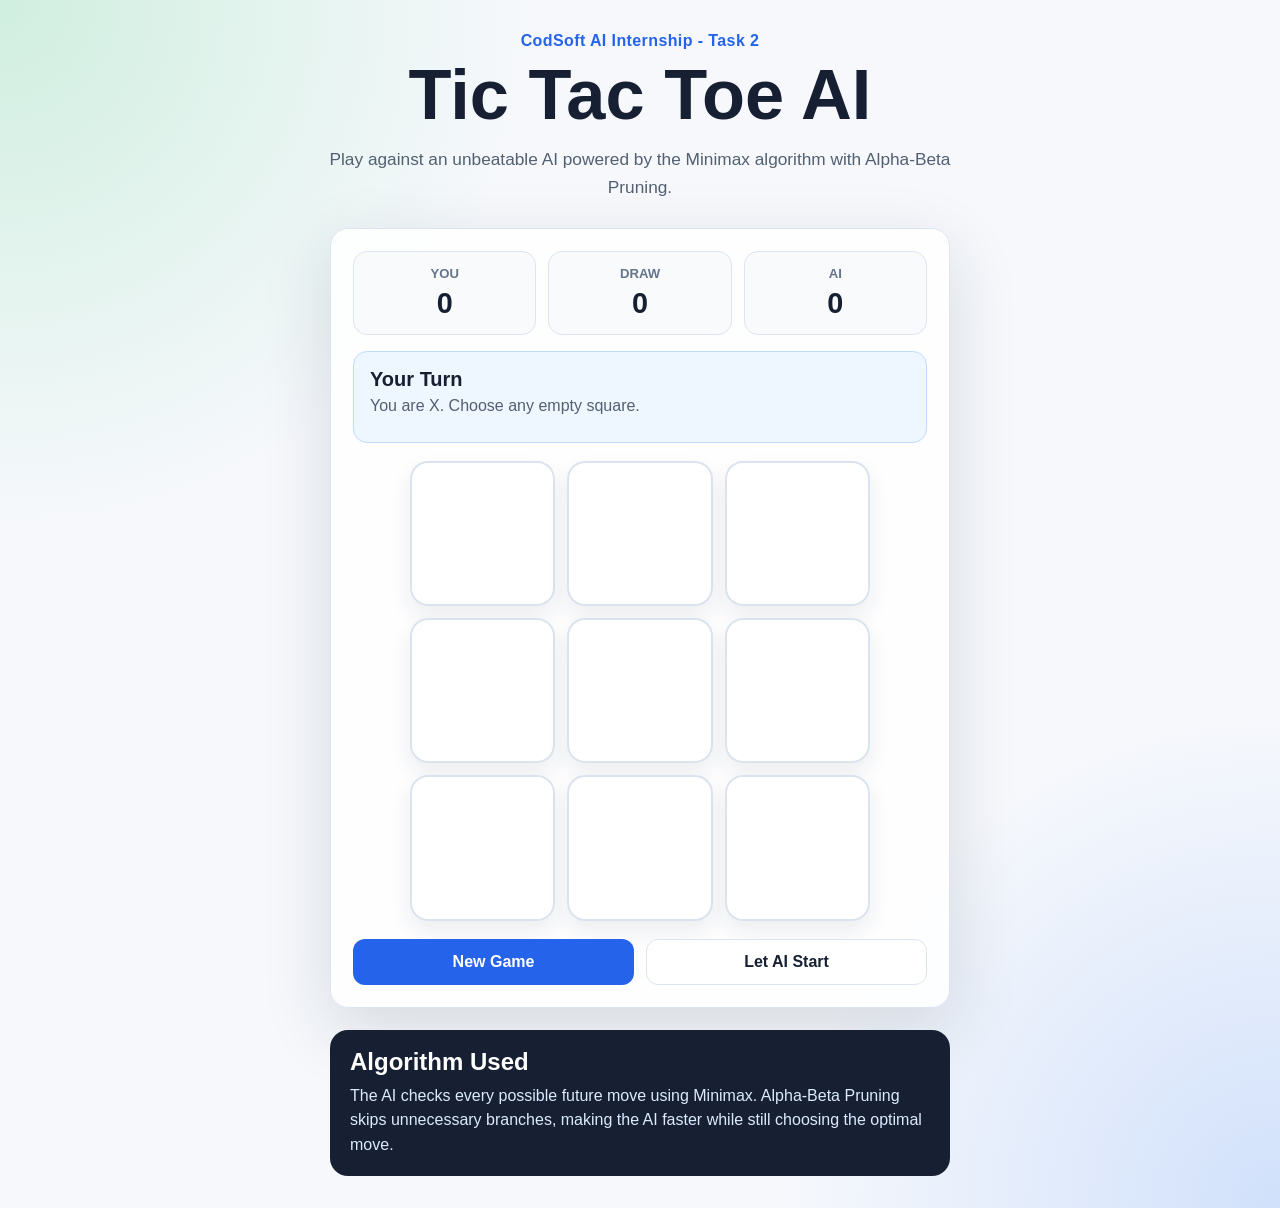
<file: Task 2 - Tic Tac Toe AI/index.html>
<!DOCTYPE html>
<html lang="en">
<head>
  <meta charset="UTF-8">
  <meta name="viewport" content="width=device-width, initial-scale=1.0">
  <title>Tic Tac Toe AI</title>
  <link rel="stylesheet" href="style.css">
</head>
<body>
  <main class="app">
    <section class="hero">
      <p class="tag">CodSoft AI Internship - Task 2</p>
      <h1>Tic Tac Toe AI</h1>
      <p class="intro">
        Play against an unbeatable AI powered by the Minimax algorithm with Alpha-Beta Pruning.
      </p>
    </section>

    <section class="game-area">
      <div class="score-panel">
        <div class="score-box">
          <span class="score-label">You</span>
          <strong id="human-score">0</strong>
        </div>
        <div class="score-box">
          <span class="score-label">Draw</span>
          <strong id="draw-score">0</strong>
        </div>
        <div class="score-box">
          <span class="score-label">AI</span>
          <strong id="ai-score">0</strong>
        </div>
      </div>

      <div class="status-card">
        <h2 id="status-title">Your Turn</h2>
        <p id="status-text">You are X. Choose any empty square.</p>
      </div>

      <div class="board" aria-label="Tic Tac Toe board">
        <button class="cell" data-index="0" aria-label="Cell 1"></button>
        <button class="cell" data-index="1" aria-label="Cell 2"></button>
        <button class="cell" data-index="2" aria-label="Cell 3"></button>
        <button class="cell" data-index="3" aria-label="Cell 4"></button>
        <button class="cell" data-index="4" aria-label="Cell 5"></button>
        <button class="cell" data-index="5" aria-label="Cell 6"></button>
        <button class="cell" data-index="6" aria-label="Cell 7"></button>
        <button class="cell" data-index="7" aria-label="Cell 8"></button>
        <button class="cell" data-index="8" aria-label="Cell 9"></button>
      </div>

      <div class="actions">
        <button id="new-game" class="primary-button">New Game</button>
        <button id="ai-start" class="secondary-button">Let AI Start</button>
      </div>
    </section>

    <section class="info">
      <h2>Algorithm Used</h2>
      <p>
        The AI checks every possible future move using Minimax. Alpha-Beta Pruning skips
        unnecessary branches, making the AI faster while still choosing the optimal move.
      </p>
    </section>
  </main>

  <script src="script.js"></script>
</body>
</html>
</file>
<file: Task 2 - Tic Tac Toe AI/style.css>
* {
  box-sizing: border-box;
}

body {
  margin: 0;
  min-height: 100vh;
  font-family: Arial, Helvetica, sans-serif;
  color: #172033;
  background:
    radial-gradient(circle at top left, rgba(34, 197, 94, 0.18), transparent 30%),
    radial-gradient(circle at bottom right, rgba(59, 130, 246, 0.2), transparent 28%),
    #f6f8fc;
}

.app {
  width: min(1100px, calc(100% - 32px));
  margin: 0 auto;
  padding: 32px 0;
}

.hero {
  text-align: center;
  margin-bottom: 26px;
}

.tag {
  margin: 0 0 10px;
  color: #2563eb;
  font-weight: 700;
  letter-spacing: 0.4px;
}

h1 {
  margin: 0;
  font-size: clamp(2.3rem, 6vw, 4.4rem);
  line-height: 1;
}

.intro {
  max-width: 650px;
  margin: 16px auto 0;
  color: #526071;
  font-size: 1.08rem;
  line-height: 1.6;
}

.game-area {
  max-width: 620px;
  margin: 0 auto;
  padding: 22px;
  background: rgba(255, 255, 255, 0.88);
  border: 1px solid #dce4f0;
  border-radius: 18px;
  box-shadow: 0 22px 70px rgba(23, 32, 51, 0.14);
}

.score-panel {
  display: grid;
  grid-template-columns: repeat(3, 1fr);
  gap: 12px;
  margin-bottom: 16px;
}

.score-box {
  padding: 14px;
  text-align: center;
  background: #f8fafc;
  border: 1px solid #dce4f0;
  border-radius: 14px;
}

.score-label {
  display: block;
  color: #64748b;
  font-size: 0.82rem;
  font-weight: 700;
  text-transform: uppercase;
}

.score-box strong {
  display: block;
  margin-top: 6px;
  font-size: 1.8rem;
}

.status-card {
  min-height: 92px;
  margin-bottom: 18px;
  padding: 16px;
  border-radius: 14px;
  background: #eef6ff;
  border: 1px solid #bfdbfe;
}

.status-card h2 {
  margin: 0 0 6px;
  font-size: 1.25rem;
}

.status-card p {
  margin: 0;
  color: #526071;
}

.board {
  width: min(100%, 460px);
  aspect-ratio: 1;
  margin: 0 auto;
  display: grid;
  grid-template-columns: repeat(3, 1fr);
  gap: 12px;
}

.cell {
  border: 0;
  border-radius: 18px;
  background: #ffffff;
  box-shadow: inset 0 0 0 2px #dbe3ee, 0 10px 22px rgba(23, 32, 51, 0.08);
  color: #172033;
  font-size: clamp(3rem, 12vw, 5.2rem);
  font-weight: 900;
  cursor: pointer;
  transition: transform 0.16s ease, box-shadow 0.16s ease, background 0.16s ease;
}

.cell:hover:not(:disabled) {
  transform: translateY(-3px);
  box-shadow: inset 0 0 0 2px #2563eb, 0 16px 28px rgba(37, 99, 235, 0.18);
}

.cell:disabled {
  cursor: not-allowed;
}

.cell.x {
  color: #0f766e;
}

.cell.o {
  color: #d97706;
}

.cell.win {
  background: #fef3c7;
  box-shadow: inset 0 0 0 3px #f59e0b;
}

.actions {
  display: grid;
  grid-template-columns: 1fr 1fr;
  gap: 12px;
  margin-top: 18px;
}

button {
  font: inherit;
}

.primary-button,
.secondary-button {
  min-height: 46px;
  border-radius: 12px;
  font-weight: 800;
  cursor: pointer;
}

.primary-button {
  border: 0;
  color: #ffffff;
  background: #2563eb;
}

.secondary-button {
  color: #172033;
  background: #ffffff;
  border: 1px solid #dce4f0;
}

.info {
  max-width: 620px;
  margin: 22px auto 0;
  padding: 18px 20px;
  background: #172033;
  color: #ffffff;
  border-radius: 18px;
}

.info h2 {
  margin: 0 0 8px;
}

.info p {
  margin: 0;
  color: #dbeafe;
  line-height: 1.55;
}

@media (max-width: 560px) {
  .app {
    width: min(100% - 20px, 1100px);
    padding: 18px 0;
  }

  .game-area {
    padding: 14px;
  }

  .score-panel,
  .actions {
    gap: 8px;
  }

  .board {
    gap: 8px;
  }
}
</file>
